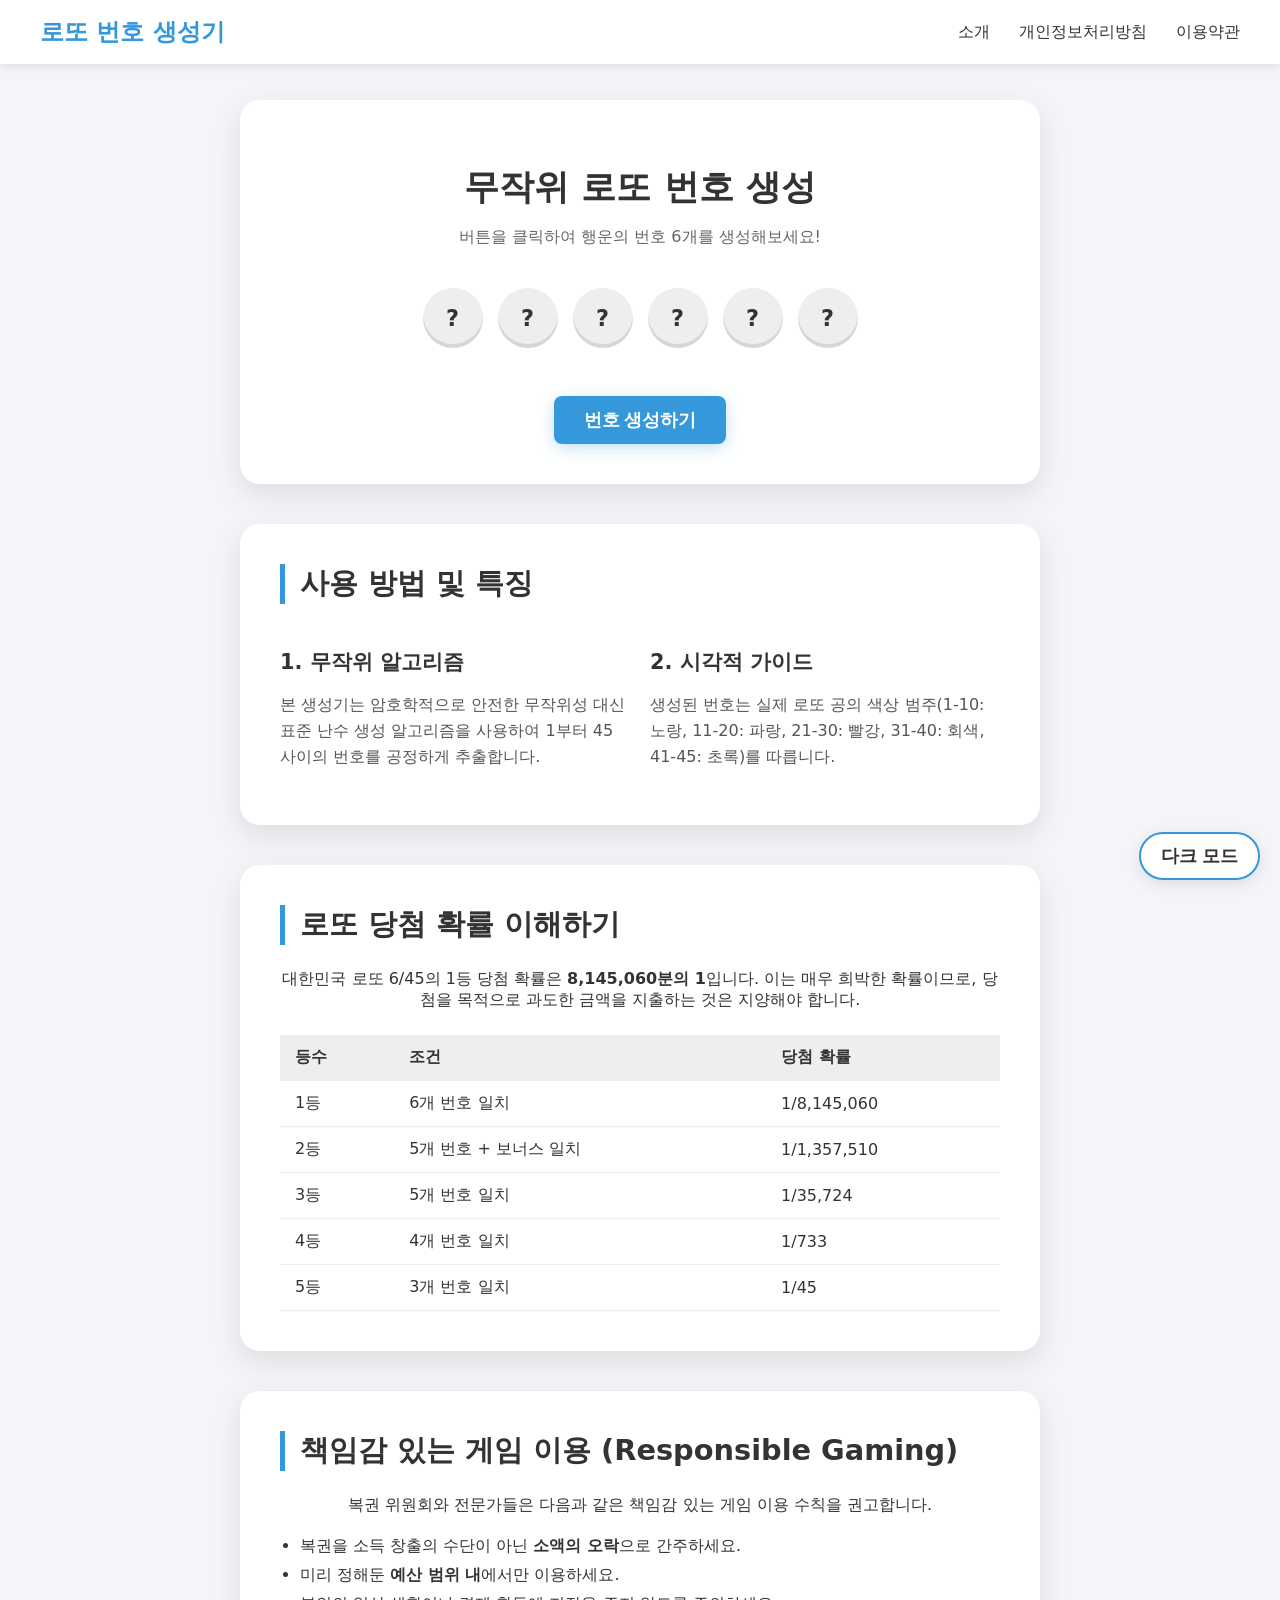
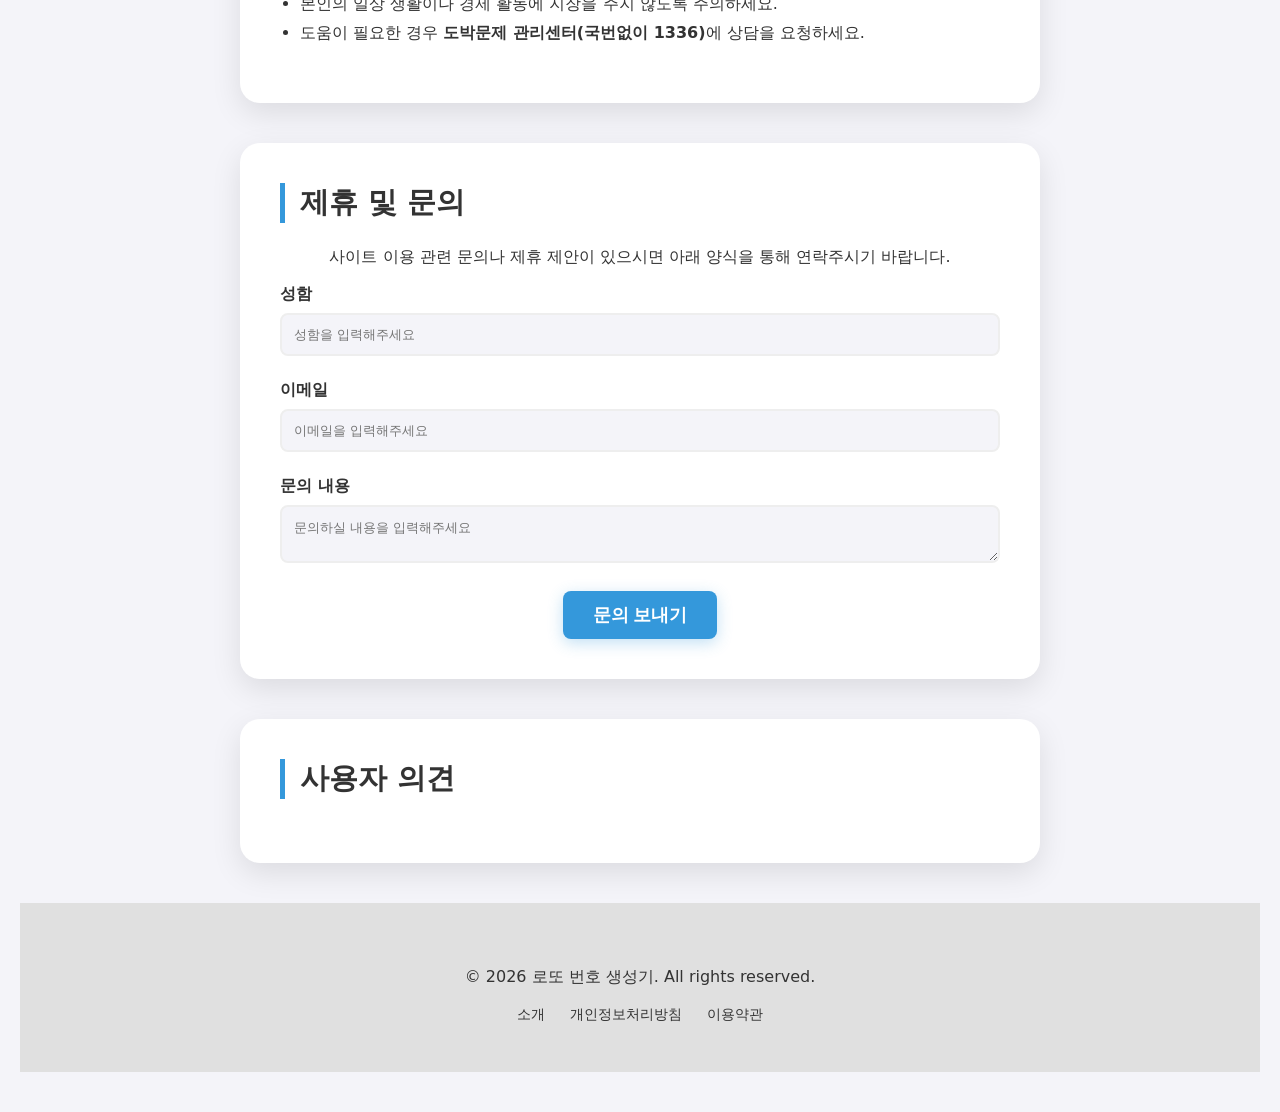
<file: index.html>
<!doctype html>
<html lang="ko">
<head>
  <meta charset="UTF-8" />
  <meta name="viewport" content="width=device-width, initial-scale=1.0" />
  <!-- Google tag (gtag.js) -->
  <script async src="https://www.googletagmanager.com/gtag/js?id=G-KHLVPYNT0T"></script>
  <script>
    window.dataLayer = window.dataLayer || [];
    function gtag(){dataLayer.push(arguments);}
    gtag('js', new Date());

    gtag('config', 'G-KHLVPYNT0T');
  </script>
  <meta name="google-adsense-account" content="ca-pub-9037999888401957">
  <meta name="description" content="무작위 알고리즘을 이용한 고품질 로또 번호 생성기입니다. 로또 당첨 확률 정보와 책임감 있는 게임 이용 팁을 제공합니다.">
  <meta name="keywords" content="로또 번호 생성기, 로또 추첨, 로또 확률, 무료 로또 번호, 로또 번호 추천">
  <title>로또 번호 생성기 - 고품질 무작위 번호 추천 서비스</title>
  <script async src="https://pagead2.googlesyndication.com/pagead/js/adsbygoogle.js?client=ca-pub-9037999888401957"
     crossorigin="anonymous"></script>
  <script type="text/javascript">
      (function(c,l,a,r,i,t,y){
          c[a]=c[a]||function(){(c[a].q=c[a].q||[]).push(arguments)};
          t=l.createElement(r);t.async=1;t.src="https://www.clarity.ms/tag/"+i;
          y=l.getElementsByTagName(r)[0];y.parentNode.insertBefore(t,y);
      })(window, document, "clarity", "script", "wkn7odxyd8");
  </script>
  <link href='/style.css' rel='stylesheet'>
</head>
<body>
  <nav class="navbar">
    <div class="nav-container">
      <a href="/" class="logo">로또 번호 생성기</a>
      <div class="nav-links">
        <a href="/about.html">소개</a>
        <a href="/privacy.html">개인정보처리방침</a>
        <a href="/terms.html">이용약관</a>
      </div>
    </div>
  </nav>

  <div class="theme-toggle">
    <button id="theme-btn">다크 모드</button>
  </div>

  <div class="container main-generator">
    <h1>무작위 로또 번호 생성</h1>
    <p class="subtitle">버튼을 클릭하여 행운의 번호 6개를 생성해보세요!</p>
    <div id="lotto-numbers" class="numbers-container">
      <span class="number">?</span>
      <span class="number">?</span>
      <span class="number">?</span>
      <span class="number">?</span>
      <span class="number">?</span>
      <span class="number">?</span>
    </div>
    <button id="generate-btn">번호 생성하기</button>
  </div>

  <div class="container info-section">
    <h2>사용 방법 및 특징</h2>
    <div class="info-grid">
      <div class="info-item">
        <h3>1. 무작위 알고리즘</h3>
        <p>본 생성기는 암호학적으로 안전한 무작위성 대신 표준 난수 생성 알고리즘을 사용하여 1부터 45 사이의 번호를 공정하게 추출합니다.</p>
      </div>
      <div class="info-item">
        <h3>2. 시각적 가이드</h3>
        <p>생성된 번호는 실제 로또 공의 색상 범주(1-10: 노랑, 11-20: 파랑, 21-30: 빨강, 31-40: 회색, 41-45: 초록)를 따릅니다.</p>
      </div>
    </div>
  </div>

  <div class="container info-section">
    <h2>로또 당첨 확률 이해하기</h2>
    <p>대한민국 로또 6/45의 1등 당첨 확률은 <strong>8,145,060분의 1</strong>입니다. 이는 매우 희박한 확률이므로, 당첨을 목적으로 과도한 금액을 지출하는 것은 지양해야 합니다.</p>
    <table class="odds-table">
      <thead>
        <tr>
          <th>등수</th>
          <th>조건</th>
          <th>당첨 확률</th>
        </tr>
      </thead>
      <tbody>
        <tr>
          <td>1등</td>
          <td>6개 번호 일치</td>
          <td>1/8,145,060</td>
        </tr>
        <tr>
          <td>2등</td>
          <td>5개 번호 + 보너스 일치</td>
          <td>1/1,357,510</td>
        </tr>
        <tr>
          <td>3등</td>
          <td>5개 번호 일치</td>
          <td>1/35,724</td>
        </tr>
        <tr>
          <td>4등</td>
          <td>4개 번호 일치</td>
          <td>1/733</td>
        </tr>
        <tr>
          <td>5등</td>
          <td>3개 번호 일치</td>
          <td>1/45</td>
        </tr>
      </tbody>
    </table>
  </div>

  <div class="container info-section responsible-gaming">
    <h2>책임감 있는 게임 이용 (Responsible Gaming)</h2>
    <p>복권 위원회와 전문가들은 다음과 같은 책임감 있는 게임 이용 수칙을 권고합니다.</p>
    <ul>
      <li>복권을 소득 창출의 수단이 아닌 <strong>소액의 오락</strong>으로 간주하세요.</li>
      <li>미리 정해둔 <strong>예산 범위 내</strong>에서만 이용하세요.</li>
      <li>본인의 일상 생활이나 경제 활동에 지장을 주지 않도록 주의하세요.</li>
      <li>도움이 필요한 경우 <strong>도박문제 관리센터(국번없이 1336)</strong>에 상담을 요청하세요.</li>
    </ul>
  </div>

  <div class="container partnership-container">
    <h2>제휴 및 문의</h2>
    <p>사이트 이용 관련 문의나 제휴 제안이 있으시면 아래 양식을 통해 연락주시기 바랍니다.</p>
    <form action="https://formspree.io/f/xpqkvbwq" method="POST">
      <div class="form-group">
        <label for="name">성함</label>
        <input type="text" id="name" name="name" required placeholder="성함을 입력해주세요">
      </div>
      <div class="form-group">
        <label for="email">이메일</label>
        <input type="email" id="email" name="_replyto" required placeholder="이메일을 입력해주세요">
      </div>
      <div class="form-group">
        <label for="message">문의 내용</label>
        <textarea id="message" name="message" required placeholder="문의하실 내용을 입력해주세요"></textarea>
      </div>
      <button type="submit">문의 보내기</button>
    </form>
  </div>

  <div class="container comments-container">
    <h2>사용자 의견</h2>
    <div id="disqus_thread"></div>
    <script>
        (function() {
        var d = document, s = d.createElement('script');
        s.src = 'https://productbuilder-bsukm9g0n0.disqus.com/embed.js';
        s.setAttribute('data-timestamp', +new Date());
        (d.head || d.body).appendChild(s);
        })();
    </script>
    <noscript>Please enable JavaScript to view the <a href="https://disqus.com/?ref_noscript">comments powered by Disqus.</a></noscript>
  </div>

  <footer class="footer">
    <div class="footer-container">
      <p>&copy; 2026 로또 번호 생성기. All rights reserved.</p>
      <div class="footer-links">
        <a href="/about.html">소개</a>
        <a href="/privacy.html">개인정보처리방침</a>
        <a href="/terms.html">이용약관</a>
      </div>
    </div>
  </footer>

  <script defer type="text/javascript" src="/main.js"></script>
</body>
</html>
</file>
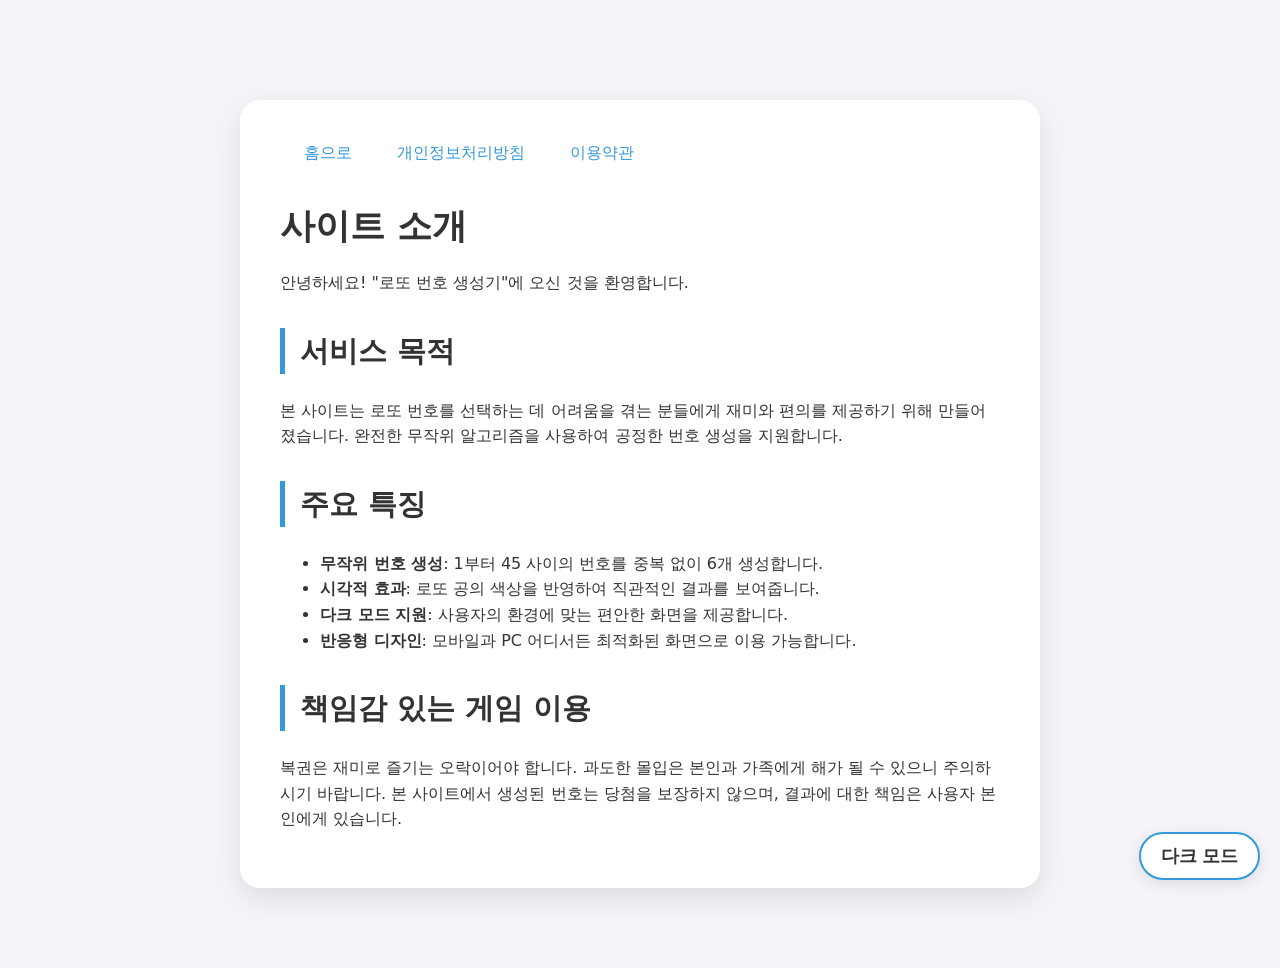
<file: about.html>
<!doctype html>
<html lang="ko">
<head>
  <meta charset="UTF-8" />
  <meta name="viewport" content="width=device-width, initial-scale=1.0" />
  <!-- Google tag (gtag.js) -->
  <script async src="https://www.googletagmanager.com/gtag/js?id=G-KHLVPYNT0T"></script>
  <script>
    window.dataLayer = window.dataLayer || [];
    function gtag(){dataLayer.push(arguments);}
    gtag('js', new Date());

    gtag('config', 'G-KHLVPYNT0T');
  </script>
  <script type="text/javascript">
      (function(c,l,a,r,i,t,y){
          c[a]=c[a]||function(){(c[a].q=c[a].q||[]).push(arguments)};
          t=l.createElement(r);t.async=1;t.src="https://www.clarity.ms/tag/"+i;
          y=l.getElementsByTagName(r)[0];y.parentNode.insertBefore(t,y);
      })(window, document, "clarity", "script", "wkn7odxyd8");
  </script>
  <title>소개 - 로또 번호 생성기</title>
  <link href='/style.css' rel='stylesheet'>
  <style>
    .content-container { text-align: left; line-height: 1.6; }
    .content-container h2 { margin-top: 2rem; }
    .nav-links { margin-bottom: 2rem; }
    .nav-links a { color: var(--button-bg); text-decoration: none; margin-right: 1rem; }
  </style>
</head>
<body>
  <div class="theme-toggle">
    <button id="theme-btn">다크 모드</button>
  </div>
  <div class="container content-container">
    <div class="nav-links">
      <a href="/">홈으로</a>
      <a href="/privacy.html">개인정보처리방침</a>
      <a href="/terms.html">이용약관</a>
    </div>
    <h1>사이트 소개</h1>
    <p>안녕하세요! "로또 번호 생성기"에 오신 것을 환영합니다.</p>

    <h2>서비스 목적</h2>
    <p>본 사이트는 로또 번호를 선택하는 데 어려움을 겪는 분들에게 재미와 편의를 제공하기 위해 만들어졌습니다. 완전한 무작위 알고리즘을 사용하여 공정한 번호 생성을 지원합니다.</p>

    <h2>주요 특징</h2>
    <ul>
      <li><strong>무작위 번호 생성</strong>: 1부터 45 사이의 번호를 중복 없이 6개 생성합니다.</li>
      <li><strong>시각적 효과</strong>: 로또 공의 색상을 반영하여 직관적인 결과를 보여줍니다.</li>
      <li><strong>다크 모드 지원</strong>: 사용자의 환경에 맞는 편안한 화면을 제공합니다.</li>
      <li><strong>반응형 디자인</strong>: 모바일과 PC 어디서든 최적화된 화면으로 이용 가능합니다.</li>
    </ul>

    <h2>책임감 있는 게임 이용</h2>
    <p>복권은 재미로 즐기는 오락이어야 합니다. 과도한 몰입은 본인과 가족에게 해가 될 수 있으니 주의하시기 바랍니다. 본 사이트에서 생성된 번호는 당첨을 보장하지 않으며, 결과에 대한 책임은 사용자 본인에게 있습니다.</p>
  </div>
  <script defer type="text/javascript" src="/main.js"></script>
</body>
</html>
</file>
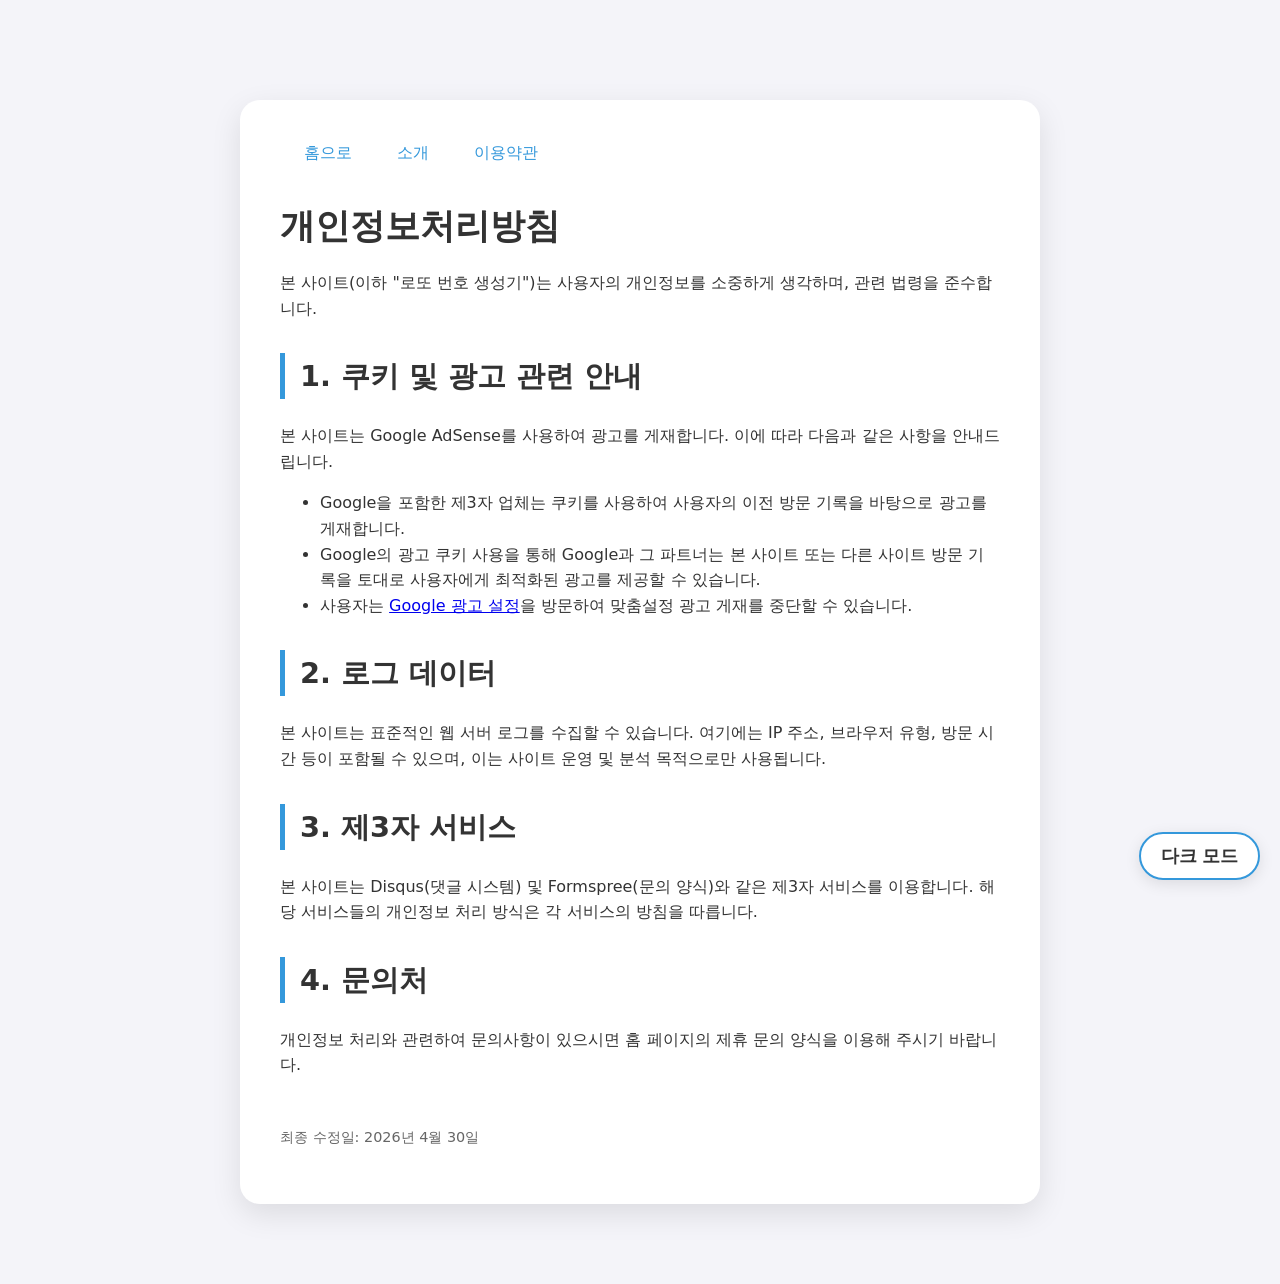
<file: privacy.html>
<!doctype html>
<html lang="ko">
<head>
  <meta charset="UTF-8" />
  <meta name="viewport" content="width=device-width, initial-scale=1.0" />
  <!-- Google tag (gtag.js) -->
  <script async src="https://www.googletagmanager.com/gtag/js?id=G-KHLVPYNT0T"></script>
  <script>
    window.dataLayer = window.dataLayer || [];
    function gtag(){dataLayer.push(arguments);}
    gtag('js', new Date());

    gtag('config', 'G-KHLVPYNT0T');
  </script>
  <script type="text/javascript">
      (function(c,l,a,r,i,t,y){
          c[a]=c[a]||function(){(c[a].q=c[a].q||[]).push(arguments)};
          t=l.createElement(r);t.async=1;t.src="https://www.clarity.ms/tag/"+i;
          y=l.getElementsByTagName(r)[0];y.parentNode.insertBefore(t,y);
      })(window, document, "clarity", "script", "wkn7odxyd8");
  </script>
  <title>개인정보처리방침 - 로또 번호 생성기</title>
  <link href='/style.css' rel='stylesheet'>
  <style>
    .content-container { text-align: left; line-height: 1.6; }
    .content-container h2 { margin-top: 2rem; }
    .nav-links { margin-bottom: 2rem; }
    .nav-links a { color: var(--button-bg); text-decoration: none; margin-right: 1rem; }
  </style>
</head>
<body>
  <div class="theme-toggle">
    <button id="theme-btn">다크 모드</button>
  </div>
  <div class="container content-container">
    <div class="nav-links">
      <a href="/">홈으로</a>
      <a href="/about.html">소개</a>
      <a href="/terms.html">이용약관</a>
    </div>
    <h1>개인정보처리방침</h1>
    <p>본 사이트(이하 "로또 번호 생성기")는 사용자의 개인정보를 소중하게 생각하며, 관련 법령을 준수합니다.</p>

    <h2>1. 쿠키 및 광고 관련 안내</h2>
    <p>본 사이트는 Google AdSense를 사용하여 광고를 게재합니다. 이에 따라 다음과 같은 사항을 안내드립니다.</p>
    <ul>
      <li>Google을 포함한 제3자 업체는 쿠키를 사용하여 사용자의 이전 방문 기록을 바탕으로 광고를 게재합니다.</li>
      <li>Google의 광고 쿠키 사용을 통해 Google과 그 파트너는 본 사이트 또는 다른 사이트 방문 기록을 토대로 사용자에게 최적화된 광고를 제공할 수 있습니다.</li>
      <li>사용자는 <a href="https://www.google.com/settings/ads" target="_blank">Google 광고 설정</a>을 방문하여 맞춤설정 광고 게재를 중단할 수 있습니다.</li>
    </ul>

    <h2>2. 로그 데이터</h2>
    <p>본 사이트는 표준적인 웹 서버 로그를 수집할 수 있습니다. 여기에는 IP 주소, 브라우저 유형, 방문 시간 등이 포함될 수 있으며, 이는 사이트 운영 및 분석 목적으로만 사용됩니다.</p>

    <h2>3. 제3자 서비스</h2>
    <p>본 사이트는 Disqus(댓글 시스템) 및 Formspree(문의 양식)와 같은 제3자 서비스를 이용합니다. 해당 서비스들의 개인정보 처리 방식은 각 서비스의 방침을 따릅니다.</p>

    <h2>4. 문의처</h2>
    <p>개인정보 처리와 관련하여 문의사항이 있으시면 홈 페이지의 제휴 문의 양식을 이용해 주시기 바랍니다.</p>
    
    <p style="margin-top: 3rem; font-size: 0.9rem; color: #666;">최종 수정일: 2026년 4월 30일</p>
  </div>
  <script defer type="text/javascript" src="/main.js"></script>
</body>
</html>
</file>
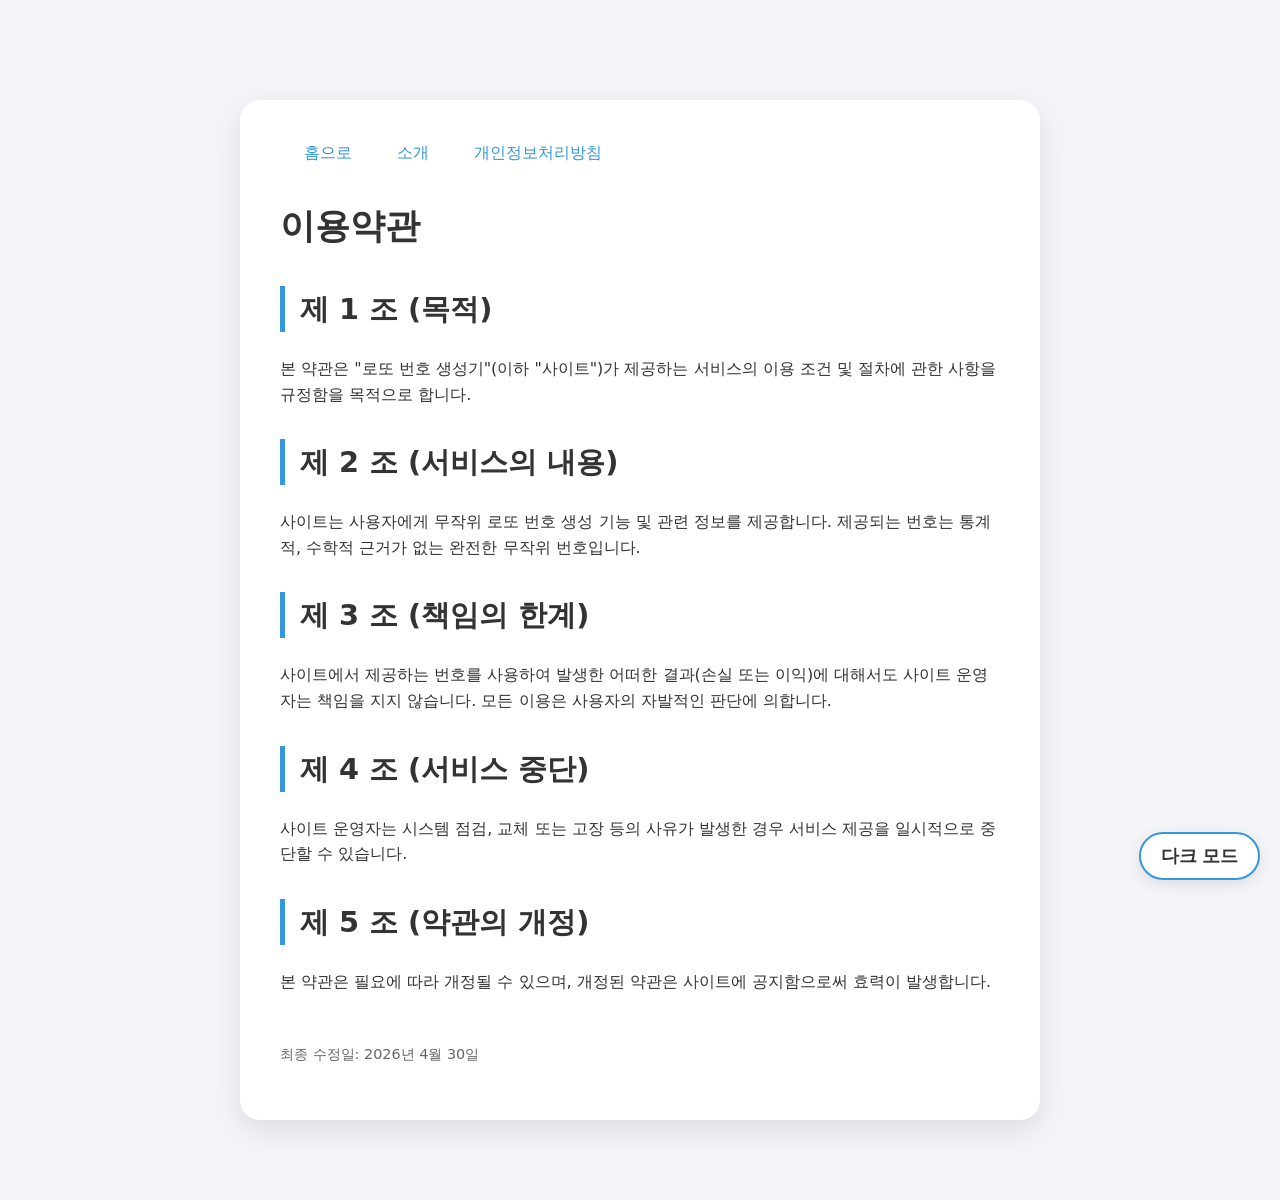
<file: terms.html>
<!doctype html>
<html lang="ko">
<head>
  <meta charset="UTF-8" />
  <meta name="viewport" content="width=device-width, initial-scale=1.0" />
  <!-- Google tag (gtag.js) -->
  <script async src="https://www.googletagmanager.com/gtag/js?id=G-KHLVPYNT0T"></script>
  <script>
    window.dataLayer = window.dataLayer || [];
    function gtag(){dataLayer.push(arguments);}
    gtag('js', new Date());

    gtag('config', 'G-KHLVPYNT0T');
  </script>
  <script type="text/javascript">
      (function(c,l,a,r,i,t,y){
          c[a]=c[a]||function(){(c[a].q=c[a].q||[]).push(arguments)};
          t=l.createElement(r);t.async=1;t.src="https://www.clarity.ms/tag/"+i;
          y=l.getElementsByTagName(r)[0];y.parentNode.insertBefore(t,y);
      })(window, document, "clarity", "script", "wkn7odxyd8");
  </script>
  <title>이용약관 - 로또 번호 생성기</title>
  <link href='/style.css' rel='stylesheet'>
  <style>
    .content-container { text-align: left; line-height: 1.6; }
    .content-container h2 { margin-top: 2rem; }
    .nav-links { margin-bottom: 2rem; }
    .nav-links a { color: var(--button-bg); text-decoration: none; margin-right: 1rem; }
  </style>
</head>
<body>
  <div class="theme-toggle">
    <button id="theme-btn">다크 모드</button>
  </div>
  <div class="container content-container">
    <div class="nav-links">
      <a href="/">홈으로</a>
      <a href="/about.html">소개</a>
      <a href="/privacy.html">개인정보처리방침</a>
    </div>
    <h1>이용약관</h1>
    
    <h2>제 1 조 (목적)</h2>
    <p>본 약관은 "로또 번호 생성기"(이하 "사이트")가 제공하는 서비스의 이용 조건 및 절차에 관한 사항을 규정함을 목적으로 합니다.</p>

    <h2>제 2 조 (서비스의 내용)</h2>
    <p>사이트는 사용자에게 무작위 로또 번호 생성 기능 및 관련 정보를 제공합니다. 제공되는 번호는 통계적, 수학적 근거가 없는 완전한 무작위 번호입니다.</p>

    <h2>제 3 조 (책임의 한계)</h2>
    <p>사이트에서 제공하는 번호를 사용하여 발생한 어떠한 결과(손실 또는 이익)에 대해서도 사이트 운영자는 책임을 지지 않습니다. 모든 이용은 사용자의 자발적인 판단에 의합니다.</p>

    <h2>제 4 조 (서비스 중단)</h2>
    <p>사이트 운영자는 시스템 점검, 교체 또는 고장 등의 사유가 발생한 경우 서비스 제공을 일시적으로 중단할 수 있습니다.</p>

    <h2>제 5 조 (약관의 개정)</h2>
    <p>본 약관은 필요에 따라 개정될 수 있으며, 개정된 약관은 사이트에 공지함으로써 효력이 발생합니다.</p>

    <p style="margin-top: 3rem; font-size: 0.9rem; color: #666;">최종 수정일: 2026년 4월 30일</p>
  </div>
  <script defer type="text/javascript" src="/main.js"></script>
</body>
</html>
</file>
<file: style.css>
:root {
  --bg-color: #f4f4f9;
  --container-bg: white;
  --text-color: #333;
  --shadow-color: rgba(0, 0, 0, 0.1);
  --number-bg: #eee;
  --button-bg: #3498db;
  --button-hover: #2980b9;
  --nav-bg: white;
  --footer-bg: #e0e0e0;
}

body.dark-mode {
  --bg-color: #1a1a1a;
  --container-bg: #2d2d2d;
  --text-color: #f4f4f9;
  --shadow-color: rgba(0, 0, 0, 0.5);
  --number-bg: #444;
  --nav-bg: #2d2d2d;
  --footer-bg: #111;
}

body {
  font-family: 'Pretendard', -apple-system, BlinkMacSystemFont, system-ui, Roboto, sans-serif;
  display: flex;
  flex-direction: column;
  justify-content: flex-start;
  align-items: center;
  min-height: 100vh;
  margin: 0;
  padding: 100px 20px 40px;
  background-color: var(--bg-color);
  color: var(--text-color);
  transition: background-color 0.3s, color 0.3s;
  box-sizing: border-box;
}

/* Navbar */
.navbar {
  position: fixed;
  top: 0;
  left: 0;
  width: 100%;
  background: var(--nav-bg);
  box-shadow: 0 2px 10px var(--shadow-color);
  z-index: 1000;
  padding: 1rem 0;
}

.nav-container {
  max-width: 1200px;
  margin: 0 auto;
  display: flex;
  justify-content: space-between;
  align-items: center;
  padding: 0 20px;
}

.logo {
  font-size: 1.5rem;
  font-weight: bold;
  color: var(--button-bg);
  text-decoration: none;
}

.nav-links a {
  margin-left: 1.5rem;
  text-decoration: none;
  color: var(--text-color);
  font-weight: 500;
  transition: color 0.2s;
}

.nav-links a:hover {
  color: var(--button-bg);
}

.container {
  width: 100%;
  max-width: 800px;
  text-align: center;
  background: var(--container-bg);
  padding: 2.5rem;
  border-radius: 20px;
  box-shadow: 0 10px 30px var(--shadow-color);
  transition: background-color 0.3s, box-shadow 0.3s;
  margin-bottom: 2.5rem;
  box-sizing: border-box;
}

h1 { font-size: 2.2rem; margin-bottom: 1rem; }
h2 { font-size: 1.8rem; margin-top: 0; margin-bottom: 1.5rem; text-align: left; border-left: 5px solid var(--button-bg); padding-left: 15px; }
h3 { font-size: 1.3rem; margin-bottom: 0.8rem; }

.subtitle { color: #666; margin-bottom: 2.5rem; }
body.dark-mode .subtitle { color: #aaa; }

/* Lotto Generator */
.numbers-container {
  display: flex;
  gap: 15px;
  justify-content: center;
  margin-bottom: 3rem;
  flex-wrap: wrap;
}

.number {
  width: 60px;
  height: 60px;
  line-height: 60px;
  border-radius: 50%;
  background-color: var(--number-bg);
  color: var(--text-color);
  font-weight: 800;
  font-size: 1.4rem;
  display: inline-block;
  box-shadow: inset 0 -4px 0 rgba(0,0,0,0.1);
  transition: all 0.4s cubic-bezier(0.175, 0.885, 0.32, 1.275);
}

.number.active { color: #fff; transform: scale(1.1); box-shadow: 0 5px 15px rgba(0,0,0,0.2); }

/* Info Grid */
.info-grid {
  display: grid;
  grid-template-columns: 1fr 1fr;
  gap: 20px;
  text-align: left;
}

.info-item p { line-height: 1.6; color: #555; }
body.dark-mode .info-item p { color: #ccc; }

/* Odds Table */
.odds-table {
  width: 100%;
  border-collapse: collapse;
  margin-top: 1.5rem;
  text-align: left;
}

.odds-table th, .odds-table td {
  padding: 12px 15px;
  border-bottom: 1px solid var(--number-bg);
}

.odds-table th { background-color: var(--number-bg); font-weight: bold; }

/* Responsible Gaming */
.responsible-gaming ul {
  text-align: left;
  line-height: 1.8;
  padding-left: 20px;
}

/* Forms */
.form-group { text-align: left; margin-bottom: 1.5rem; }
.form-group label { display: block; margin-bottom: 0.5rem; font-weight: bold; }
.form-group input, .form-group textarea {
  width: 100%; padding: 12px; border: 2px solid var(--number-bg); border-radius: 8px;
  background-color: var(--bg-color); color: var(--text-color); font-family: inherit; box-sizing: border-box;
}

button {
  padding: 12px 30px; font-size: 1.1rem; font-weight: bold;
  background-color: var(--button-bg); color: white; border: none; border-radius: 8px;
  cursor: pointer; transition: all 0.2s; box-shadow: 0 4px 15px rgba(52, 152, 219, 0.3);
}

button:hover { background-color: var(--button-hover); transform: translateY(-2px); box-shadow: 0 6px 20px rgba(52, 152, 219, 0.4); }
button:active { transform: translateY(0); }

/* Footer */
.footer {
  width: 100%;
  background: var(--footer-bg);
  padding: 3rem 0;
  margin-top: auto;
  text-align: center;
}

.footer-container { max-width: 1200px; margin: 0 auto; padding: 0 20px; }
.footer-links { margin-top: 1rem; }
.footer-links a { margin: 0 10px; text-decoration: none; color: var(--text-color); font-size: 0.9rem; }
.footer-links a:hover { text-decoration: underline; }

.theme-toggle { position: fixed; bottom: 20px; right: 20px; z-index: 1001; }
#theme-btn {
  background: var(--container-bg); border: 2px solid var(--button-bg); color: var(--text-color);
  padding: 10px 20px; border-radius: 30px; font-weight: bold; cursor: pointer; box-shadow: 0 4px 15px var(--shadow-color);
}

@media (max-width: 600px) {
  .info-grid { grid-template-columns: 1fr; }
  .number { width: 45px; height: 45px; line-height: 45px; font-size: 1.1rem; }
  .nav-container { flex-direction: column; gap: 10px; }
  .nav-links a { margin: 0 10px; font-size: 0.9rem; }
}
</file>
